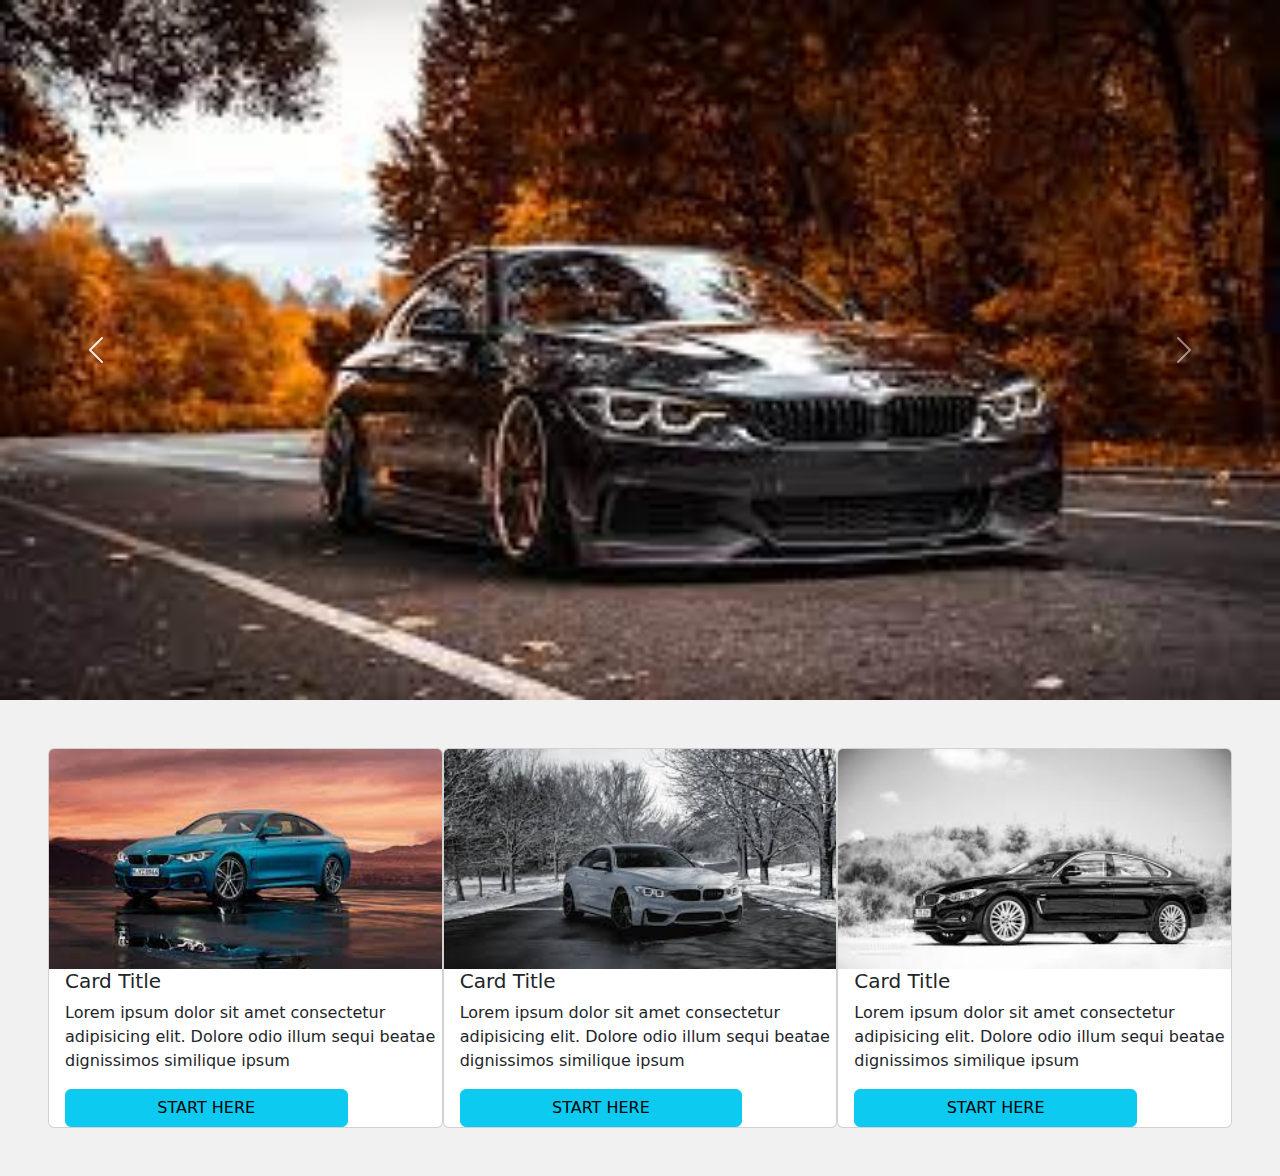
<file: task8-task9/Task 8/index.html>
<!DOCTYPE html>
<html lang="en">
    <head>
    <meta charset="UTF-8">
    <meta name="viewport" content="width=device-width, initial-scale=1.0">
    <link rel="stylesheet" href="style/bootstrap.min.css">
    <link rel="stylesheet" href="style/all.mins.css">
    <link rel="stylesheet" href="style/index.css">
    <title>BMW</title>
    </head>
    <body>
    <div id="carouselExample" class="carousel slide">
        <div class="carousel-inner">
        <div class="carousel-item active">
            <img src="slider/2480531.jpg" class="d-block w-100"alt="...">
        </div>
        <div class="carousel-item active">
            <img src="slider/download.jfif" class="d-block w-100" alt="">
    </div>
        <div class="carousel-item active">
            <img src="slider/download2.jfif" class="d-block w-100" alt="">
        </div>
        </div>
        <button class="carousel-control-prev" type="button" data-bs-target="#carouselExample" data-bs-slide="prev">
        <span class="carousel-control-prev-icon" aria-hidden="true"></span>
        <span class="visually-hidden">Previous</span>
        </button>
        <button class="carousel-control-next" type="button" data-bs-target="#carouselExample" data-bs-slide="next">
        <span class="carousel-control-next-icon" aria-hidden="true"></span>
        <span class="visually-hidden">Next</span>
        </button>
    </div>
    <div class="CARDS d-flex justify-content-center m-5">
    <div class="card" w-3>
        <img src="cards/download3.jfif" class="card-img-top" alt="">
        <div class="description ps-3">
        <h5 class="card-title">Card Title</h5>   
        <p class="card-text">Lorem ipsum dolor sit amet consectetur adipisicing elit. Dolore odio illum sequi beatae dignissimos similique ipsum </p>
        <a href="#" class="btn btn-info w-75">START HERE</a>
        </div>
    </div>
    <div class="card" w-3>
        <img src="cards/images.jfif" class="card-img-top" alt="">
        <div class="description ps-3">
        <h5 class="card-title">Card Title</h5>   
        <p class="card-text">Lorem ipsum dolor sit amet consectetur adipisicing elit. Dolore odio illum sequi beatae dignissimos similique ipsum </p>
        <a href="#" class="btn btn-info w-75">START HERE</a>
    </div>
    </div>
    <div class="card" w-3 >
        <img src="cards/images2.jfif" class="card-img-top" alt="">
        <div class="description ps-3">
        <h5 class="card-title">Card Title</h5>   
        <p class="card-text">Lorem ipsum dolor sit amet consectetur adipisicing elit. Dolore odio illum sequi beatae dignissimos similique ipsum </p>
        <a href="#" class="btn btn-info w-75">START HERE</a>
    </div>
    </div>
    </div>
</div>




<script src="js/bootstrap.bundle.min.js"></script>
    </body>
</html>
</file>
<file: task8-task9/Task 8/style/all.mins.css>
*{
    padding: 0%;
    margin: 0%;
    box-sizing: border-box;

}

.header1 img{
height: 20px;
}
.profile-pic{
width: 40px;
height: 40px;
border-radius: 50px;
}
.header{
width: 100%;
height: 100px;
padding: 15px 20PX;
display: flex;
position: sticky;
border-bottom: #efefef;
z-index: 999;
justify-content: space-between;
background-color: rgba(0, 0, 0, 0.07);

}
.header1{
display: flex;
align-items: center;
justify-content: space-evenly;
}
.input{
display: flex;
background-color: #efefef;
padding: 10px;
margin-left: 10px;
border-radius: 999px;
}
.input input{
border: none;
background-color: transparent;
outline-style: 0;
}
.header2 {
display: flex;
justify-content: center;
}
.header2 .icons{
color: grey;
font-size: large;
}
.header2:hover .icons{
color: rgb(0, 174, 255);
}
.icons{
display: flex;
align-items: center;
padding: 0 30px;
cursor: pointer;
}
.header3{
display: flex;
align-items: center;
}
.header3 .icons{
color: grey;
margin: 10px;
cursor: pointer;
}
/*sidebar*/
.sidebar{
padding: 10px;
display: flex;
flex-direction: column;
align-items: flex-start;
cursor: pointer;
flex: 1;
gap: 15px;
}
.sidebarrow{
display: flex;
justify-content: space-between;
}
.sidebarrow:hover{
background-color: rgb(163, 160, 160);
border-radius: 10px;
}
.sidebarrow h4{
margin-left: 10px;
font-size:large;
color: black;
}
.sidebar .sidebarrow{
font-size: x-large;
color:rgb(20, 78, 225)
}
.story{
width: 120px;
height: 200px;
background-repeat: no-repeat;
background-size: cover;
border-radius: 10px;
margin-right: 10px;
box-shadow: rgba(0, 0, 0, 0.75);
cursor: pointer;
transition: 100ms ease-in;
}
.story:hover{
transform: scale(1.07);
}
.profile-pic .storyuser {
margin :10px;
}
.story h4{
position: absolute;
bottom: 20px;
left: 20px;
color:rgba(8, 0, 255, 0.322);
}
.storyreel{
margin: 10px;
display: flex;
padding: 10px ,0px;
justify-content: center;
} 
.mainbody{
width: 100%;
display: flex;
}
body{
background-color: #f1f1f1;
}
.feed{
flex: 1;
display: flex;
padding: 30px 100px;
justify-content: center;
align-items: center;
flex-direction: column;

}
.sidebar{
padding: 25px 10px;
flex:0.33;
}
.usermessage{
height: 150px;
display: flex;
padding-top:30px;
flex-direction: column;
background-color: white;
border-radius: 15px;
width: 100%;
box-shadow: rgba(0, 0, 0, 0.75);
}
.usermessage1{
display: flex;
align-items: center;
border-bottom: 1px solid #efefef;
padding: 10px;
}
.usermessage__input{
border-color: rgb(0, 0, 0, 0.007);
border: none;
flex: 1;
border-radius: 999px;
padding: 10px;
outline-width: 0;
background-color:#efeffe;
}
.usermessage1 form{
display: flex;
flex: 1;
}
.usermessage2{
display: flex;
justify-content: space-evenly;
}
.usermessage__option{
padding: 10px;
display: flex;
align-items: center;
margin: 10px;
color: grey;  
}
.usermessage__option:hover{
background-color: #eff2f5;
cursor: pointer;
border-radius: 20px;
}
.posts{
width: 100%;
margin-top: 10px;
border-radius: 10px;
background-color: white;
box-shadow: 0px 5px 7px -7px rgba(0, 0, 0, 0.75);
}
.post1{
padding: 10px;
display: flex;
align-items: center;
flex: 1;
gap: 5px;
}
.post1 h3{
font-size: large;
}
.post2{
margin-top: 10px 10px;
padding: 15px 25px;
}
.post2 p{
font-family: Georgia, 'Times New Roman', Times, serif;
font-style: italic;
font-weight: 200;
margin: 10px 5px;
}
.post2 img{
width: 100%;
border-radius: 10px;
}
.post__options{
padding: 10px;
border-top:1px solid grey;
display: flex;
justify-content: space-around;
cursor: pointer;
color: gray;
font-size: large;
margin: 15px;
}
.post__option{
display: flex;
flex: 1;
gap: 5px;
justify-content: center;
align-items: center;
}
.post__option:hover{
color: blue;
background-color: #eff2f5;
border-radius: 10px;
}
.right--sidebar{
flex: 0.33;
flex-direction: column;
position: absolute;
right: 0;
bottom: 0;
top: 100px;
width: 400px;

}
.sidebar2 h2{
font-style: italic;

}
p:hover{
background-color: #f2effeba;
}

.names p{
margin: 5px;
font-size: larger;
font-weight:bolder ;
color:rgb(8, 8, 8);

}
.names img{
width: 50px;
height: 40px;
border-radius: 5px;
}
.names{
display: flex;
margin: 10px;
padding: 10px;
}
.names p:hover{
background-color: rgba(28, 28, 28, 0.04);
border-radius: 10px;
}
</file>
<file: task8-task9/Task 8/style/index.css>
*{
    margin: 0;
    padding: 0;
    box-sizing: border-box;
}
.carousel-item img{
    height: 700px;



}
</file>
